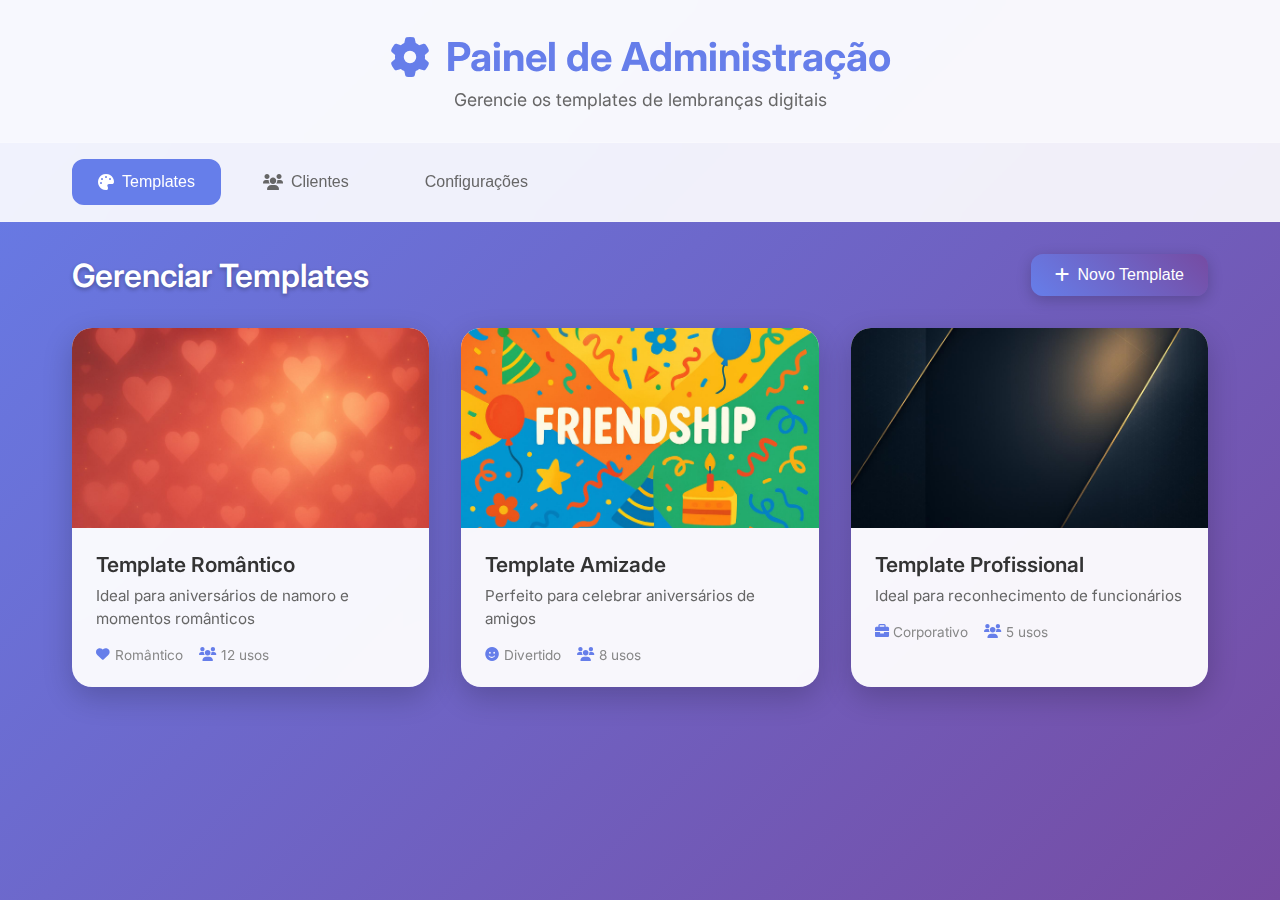
<file: admin.html>
<!DOCTYPE html>
<html lang="pt-BR">
<head>
    <meta charset="UTF-8">
    <meta name="viewport" content="width=device-width, initial-scale=1.0">
    <title>Administração - Memória Digital</title>
    <link rel="stylesheet" href="css/admin.css">
    <link href="https://fonts.googleapis.com/css2?family=Inter:wght@300;400;500;600;700&display=swap" rel="stylesheet">
    <link rel="stylesheet" href="https://cdnjs.cloudflare.com/ajax/libs/font-awesome/6.0.0/css/all.min.css">
</head>
<body>
    <div class="admin-container">
        <!-- Header -->
        <header class="admin-header">
            <div class="header-content">
                <h1 class="admin-title">
                    <i class="fas fa-cog"></i>
                    Painel de Administração
                </h1>
                <p class="admin-subtitle">Gerencie os templates de lembranças digitais</p>
            </div>
        </header>

        <!-- Navigation -->
        <nav class="admin-nav">
            <div class="nav-content">
                <button class="nav-btn active" data-section="templates">
                    <i class="fas fa-palette"></i>
                    Templates
                </button>
                <button class="nav-btn" data-section="clients">
                    <i class="fas fa-users"></i>
                    Clientes
                </button>
                <button class="nav-btn" data-section="settings">
                    <i class="fas fa-settings"></i>
                    Configurações
                </button>
            </div>
        </nav>

        <!-- Main Content -->
        <main class="admin-main">
            <!-- Templates Section -->
            <section id="templates-section" class="admin-section active">
                <div class="section-header">
                    <h2 class="section-title">Gerenciar Templates</h2>
                    <button class="btn-primary" id="createTemplate">
                        <i class="fas fa-plus"></i>
                        Novo Template
                    </button>
                </div>

                <div class="templates-grid">
                    <!-- Template Romântico -->
                    <div class="template-card" data-template="romantico">
                        <div class="template-preview">
                            <img src="templates/romantico/bg-romantic.jpg" alt="Template Romântico" class="template-img">
                            <div class="template-overlay">
                                <button class="btn-edit" data-template="romantico">
                                    <i class="fas fa-edit"></i>
                                    Editar
                                </button>
                                <button class="btn-preview" data-template="romantico">
                                    <i class="fas fa-eye"></i>
                                    Visualizar
                                </button>
                            </div>
                        </div>
                        <div class="template-info">
                            <h3 class="template-name">Template Romântico</h3>
                            <p class="template-desc">Ideal para aniversários de namoro e momentos românticos</p>
                            <div class="template-stats">
                                <span class="stat">
                                    <i class="fas fa-heart"></i>
                                    Romântico
                                </span>
                                <span class="stat">
                                    <i class="fas fa-users"></i>
                                    12 usos
                                </span>
                            </div>
                        </div>
                    </div>

                    <!-- Template Amizade -->
                    <div class="template-card" data-template="amizade">
                        <div class="template-preview">
                            <img src="templates/amizade/bg-friendship.jpg" alt="Template Amizade" class="template-img">
                            <div class="template-overlay">
                                <button class="btn-edit" data-template="amizade">
                                    <i class="fas fa-edit"></i>
                                    Editar
                                </button>
                                <button class="btn-preview" data-template="amizade">
                                    <i class="fas fa-eye"></i>
                                    Visualizar
                                </button>
                            </div>
                        </div>
                        <div class="template-info">
                            <h3 class="template-name">Template Amizade</h3>
                            <p class="template-desc">Perfeito para celebrar aniversários de amigos</p>
                            <div class="template-stats">
                                <span class="stat">
                                    <i class="fas fa-smile"></i>
                                    Divertido
                                </span>
                                <span class="stat">
                                    <i class="fas fa-users"></i>
                                    8 usos
                                </span>
                            </div>
                        </div>
                    </div>

                    <!-- Template Profissional -->
                    <div class="template-card" data-template="profissional">
                        <div class="template-preview">
                            <img src="templates/profissional/bg-professional.jpg" alt="Template Profissional" class="template-img">
                            <div class="template-overlay">
                                <button class="btn-edit" data-template="profissional">
                                    <i class="fas fa-edit"></i>
                                    Editar
                                </button>
                                <button class="btn-preview" data-template="profissional">
                                    <i class="fas fa-eye"></i>
                                    Visualizar
                                </button>
                            </div>
                        </div>
                        <div class="template-info">
                            <h3 class="template-name">Template Profissional</h3>
                            <p class="template-desc">Ideal para reconhecimento de funcionários</p>
                            <div class="template-stats">
                                <span class="stat">
                                    <i class="fas fa-briefcase"></i>
                                    Corporativo
                                </span>
                                <span class="stat">
                                    <i class="fas fa-users"></i>
                                    5 usos
                                </span>
                            </div>
                        </div>
                    </div>
                </div>
            </section>

            <!-- Clients Section -->
            <section id="clients-section" class="admin-section">
                <div class="section-header">
                    <h2 class="section-title">Gerenciar Clientes</h2>
                    <button class="btn-primary" id="addClient">
                        <i class="fas fa-user-plus"></i>
                        Novo Cliente
                    </button>
                </div>

                <div class="clients-table">
                    <table class="data-table">
                        <thead>
                            <tr>
                                <th>Nome</th>
                                <th>Email</th>
                                <th>Template</th>
                                <th>Status</th>
                                <th>Ações</th>
                            </tr>
                        </thead>
                        <tbody id="clientsTableBody">
                            <tr>
                                <td>João Silva</td>
                                <td>joao@email.com</td>
                                <td>Romântico</td>
                                <td><span class="status active">Ativo</span></td>
                                <td>
                                    <button class="btn-icon" title="Editar">
                                        <i class="fas fa-edit"></i>
                                    </button>
                                    <button class="btn-icon" title="Visualizar">
                                        <i class="fas fa-eye"></i>
                                    </button>
                                    <button class="btn-icon danger" title="Excluir">
                                        <i class="fas fa-trash"></i>
                                    </button>
                                </td>
                            </tr>
                            <tr>
                                <td>Maria Santos</td>
                                <td>maria@email.com</td>
                                <td>Amizade</td>
                                <td><span class="status pending">Pendente</span></td>
                                <td>
                                    <button class="btn-icon" title="Editar">
                                        <i class="fas fa-edit"></i>
                                    </button>
                                    <button class="btn-icon" title="Visualizar">
                                        <i class="fas fa-eye"></i>
                                    </button>
                                    <button class="btn-icon danger" title="Excluir">
                                        <i class="fas fa-trash"></i>
                                    </button>
                                </td>
                            </tr>
                        </tbody>
                    </table>
                </div>
            </section>

            <!-- Settings Section -->
            <section id="settings-section" class="admin-section">
                <div class="section-header">
                    <h2 class="section-title">Configurações do Sistema</h2>
                </div>

                <div class="settings-grid">
                    <div class="setting-card">
                        <h3 class="setting-title">
                            <i class="fas fa-palette"></i>
                            Aparência
                        </h3>
                        <div class="setting-content">
                            <label class="setting-label">
                                Tema do Sistema
                                <select class="setting-input">
                                    <option value="light">Claro</option>
                                    <option value="dark">Escuro</option>
                                    <option value="auto">Automático</option>
                                </select>
                            </label>
                        </div>
                    </div>

                    <div class="setting-card">
                        <h3 class="setting-title">
                            <i class="fas fa-envelope"></i>
                            Notificações
                        </h3>
                        <div class="setting-content">
                            <label class="setting-checkbox">
                                <input type="checkbox" checked>
                                <span class="checkmark"></span>
                                Email de novos clientes
                            </label>
                            <label class="setting-checkbox">
                                <input type="checkbox" checked>
                                <span class="checkmark"></span>
                                Relatórios semanais
                            </label>
                        </div>
                    </div>

                    <div class="setting-card">
                        <h3 class="setting-title">
                            <i class="fas fa-shield-alt"></i>
                            Segurança
                        </h3>
                        <div class="setting-content">
                            <button class="btn-secondary">
                                <i class="fas fa-key"></i>
                                Alterar Senha
                            </button>
                            <button class="btn-secondary">
                                <i class="fas fa-download"></i>
                                Backup dos Dados
                            </button>
                        </div>
                    </div>
                </div>
            </section>
        </main>
    </div>

    <!-- Modal para edição de template -->
    <div id="templateModal" class="modal">
        <div class="modal-content">
            <div class="modal-header">
                <h3 class="modal-title">Editar Template</h3>
                <button class="modal-close" id="closeModal">
                    <i class="fas fa-times"></i>
                </button>
            </div>
            <div class="modal-body">
                <div class="form-group">
                    <label class="form-label">Nome do Template</label>
                    <input type="text" class="form-input" id="templateName" placeholder="Digite o nome do template">
                </div>
                <div class="form-group">
                    <label class="form-label">Descrição</label>
                    <textarea class="form-input" id="templateDesc" placeholder="Descreva o template"></textarea>
                </div>
                <div class="form-group">
                    <label class="form-label">Categoria</label>
                    <select class="form-input" id="templateCategory">
                        <option value="romantico">Romântico</option>
                        <option value="amizade">Amizade</option>
                        <option value="profissional">Profissional</option>
                    </select>
                </div>
            </div>
            <div class="modal-footer">
                <button class="btn-secondary" id="cancelEdit">Cancelar</button>
                <button class="btn-primary" id="saveTemplate">Salvar Alterações</button>
            </div>
        </div>
    </div>

    <!-- Modal para novo cliente -->
    <div id="clientModal" class="modal">
        <div class="modal-content">
            <div class="modal-header">
                <h3 class="modal-title">Novo Cliente</h3>
                <button class="modal-close" id="closeClientModal">
                    <i class="fas fa-times"></i>
                </button>
            </div>
            <div class="modal-body">
                <div class="form-group">
                    <label class="form-label">Nome Completo</label>
                    <input type="text" class="form-input" id="clientName" placeholder="Digite o nome do cliente">
                </div>
                <div class="form-group">
                    <label class="form-label">Email</label>
                    <input type="email" class="form-input" id="clientEmail" placeholder="Digite o email do cliente">
                </div>
                <div class="form-group">
                    <label class="form-label">Template</label>
                    <select class="form-input" id="clientTemplate">
                        <option value="romantico">Template Romântico</option>
                        <option value="amizade">Template Amizade</option>
                        <option value="profissional">Template Profissional</option>
                    </select>
                </div>
                <div class="form-group">
                    <label class="form-label">Observações</label>
                    <textarea class="form-input" id="clientNotes" placeholder="Observações sobre o cliente"></textarea>
                </div>
            </div>
            <div class="modal-footer">
                <button class="btn-secondary" id="cancelClient">Cancelar</button>
                <button class="btn-primary" id="saveClient">Criar Cliente</button>
            </div>
        </div>
    </div>

    <script src="js/admin.js"></script>
</body>
</html>
</file>
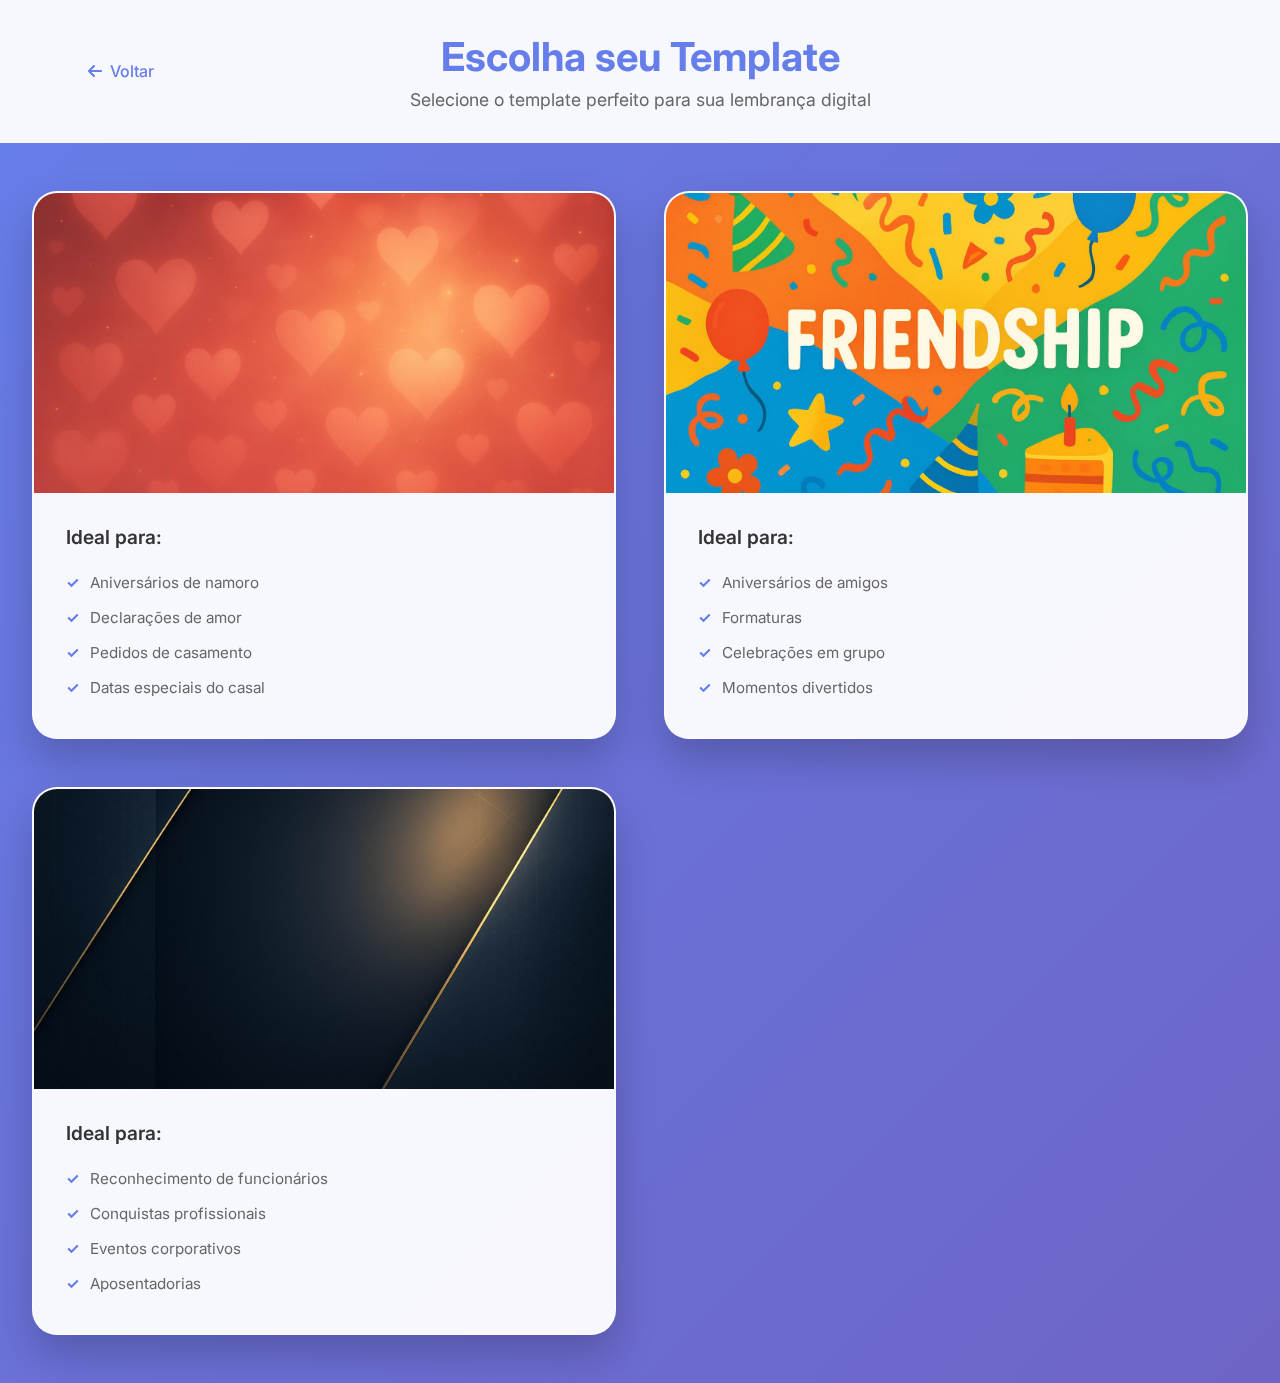
<file: template-selector.html>
<!DOCTYPE html>
<html lang="pt-BR">
<head>
    <meta charset="UTF-8">
    <meta name="viewport" content="width=device-width, initial-scale=1.0">
    <title>Escolha seu Template - Memória Digital</title>
    <link rel="stylesheet" href="css/template-selector.css">
    <link href="https://fonts.googleapis.com/css2?family=Inter:wght@300;400;500;600;700&display=swap" rel="stylesheet">
    <link rel="stylesheet" href="https://cdnjs.cloudflare.com/ajax/libs/font-awesome/6.0.0/css/all.min.css">
</head>
<body>
    <div class="selector-container">
        <!-- Header -->
        <header class="selector-header">
            <div class="header-content">
                <a href="index.html" class="back-link">
                    <i class="fas fa-arrow-left"></i>
                    Voltar
                </a>
                <h1 class="selector-title">Escolha seu Template</h1>
                <p class="selector-subtitle">Selecione o template perfeito para sua lembrança digital</p>
            </div>
        </header>

        <!-- Templates Grid -->
        <main class="templates-container">
            <div class="templates-grid">
                <!-- Template Romântico -->
                <div class="template-option" data-template="romantico">
                    <div class="template-preview">
                        <img src="templates/romantico/bg-romantic.jpg" alt="Template Romântico" class="template-bg">
                        <div class="template-overlay">
                            <div class="template-content">
                                <h2 class="template-title">Template Romântico</h2>
                                <p class="template-description">
                                    Perfeito para aniversários de namoro, declarações de amor e momentos especiais a dois.
                                    Com cores suaves e elementos românticos.
                                </p>
                                <div class="template-features">
                                    <span class="feature">
                                        <i class="fas fa-heart"></i>
                                        Romântico
                                    </span>
                                    <span class="feature">
                                        <i class="fas fa-images"></i>
                                        Galeria de fotos
                                    </span>
                                    <span class="feature">
                                        <i class="fas fa-music"></i>
                                        Música de fundo
                                    </span>
                                </div>
                                <button class="select-template-btn" data-template="romantico">
                                    <i class="fas fa-check"></i>
                                    Escolher Template
                                </button>
                            </div>
                        </div>
                    </div>
                    <div class="template-info">
                        <h3 class="info-title">Ideal para:</h3>
                        <ul class="info-list">
                            <li>Aniversários de namoro</li>
                            <li>Declarações de amor</li>
                            <li>Pedidos de casamento</li>
                            <li>Datas especiais do casal</li>
                        </ul>
                    </div>
                </div>

                <!-- Template Amizade -->
                <div class="template-option" data-template="amizade">
                    <div class="template-preview">
                        <img src="templates/amizade/bg-friendship.jpg" alt="Template Amizade" class="template-bg">
                        <div class="template-overlay">
                            <div class="template-content">
                                <h2 class="template-title">Template Amizade</h2>
                                <p class="template-description">
                                    Ideal para celebrar aniversários de amigos, formaturas e momentos divertidos.
                                    Com cores vibrantes e elementos festivos.
                                </p>
                                <div class="template-features">
                                    <span class="feature">
                                        <i class="fas fa-smile"></i>
                                        Divertido
                                    </span>
                                    <span class="feature">
                                        <i class="fas fa-images"></i>
                                        Galeria de fotos
                                    </span>
                                    <span class="feature">
                                        <i class="fas fa-star"></i>
                                        Animações
                                    </span>
                                </div>
                                <button class="select-template-btn" data-template="amizade">
                                    <i class="fas fa-check"></i>
                                    Escolher Template
                                </button>
                            </div>
                        </div>
                    </div>
                    <div class="template-info">
                        <h3 class="info-title">Ideal para:</h3>
                        <ul class="info-list">
                            <li>Aniversários de amigos</li>
                            <li>Formaturas</li>
                            <li>Celebrações em grupo</li>
                            <li>Momentos divertidos</li>
                        </ul>
                    </div>
                </div>

                <!-- Template Profissional -->
                <div class="template-option" data-template="profissional">
                    <div class="template-preview">
                        <img src="templates/profissional/bg-professional.jpg" alt="Template Profissional" class="template-bg">
                        <div class="template-overlay">
                            <div class="template-content">
                                <h2 class="template-title">Template Profissional</h2>
                                <p class="template-description">
                                    Perfeito para reconhecimento de funcionários, conquistas profissionais e eventos corporativos.
                                    Com design elegante e sofisticado.
                                </p>
                                <div class="template-features">
                                    <span class="feature">
                                        <i class="fas fa-briefcase"></i>
                                        Corporativo
                                    </span>
                                    <span class="feature">
                                        <i class="fas fa-award"></i>
                                        Conquistas
                                    </span>
                                    <span class="feature">
                                        <i class="fas fa-chart-line"></i>
                                        Estatísticas
                                    </span>
                                </div>
                                <button class="select-template-btn" data-template="profissional">
                                    <i class="fas fa-check"></i>
                                    Escolher Template
                                </button>
                            </div>
                        </div>
                    </div>
                    <div class="template-info">
                        <h3 class="info-title">Ideal para:</h3>
                        <ul class="info-list">
                            <li>Reconhecimento de funcionários</li>
                            <li>Conquistas profissionais</li>
                            <li>Eventos corporativos</li>
                            <li>Aposentadorias</li>
                        </ul>
                    </div>
                </div>
            </div>
        </main>

        <!-- Preview Modal -->
        <div id="previewModal" class="modal">
            <div class="modal-content">
                <div class="modal-header">
                    <h3 class="modal-title">Visualizar Template</h3>
                    <button class="modal-close" id="closePreview">
                        <i class="fas fa-times"></i>
                    </button>
                </div>
                <div class="modal-body">
                    <iframe id="templatePreview" src="" frameborder="0"></iframe>
                </div>
                <div class="modal-footer">
                    <button class="btn-secondary" id="closePreviewBtn">Fechar</button>
                    <button class="btn-primary" id="selectFromPreview">Escolher Este Template</button>
                </div>
            </div>
        </div>

        <!-- Contact Form Modal -->
        <div id="contactModal" class="modal">
            <div class="modal-content">
                <div class="modal-header">
                    <h3 class="modal-title">Solicitar Lembrança Digital</h3>
                    <button class="modal-close" id="closeContact">
                        <i class="fas fa-times"></i>
                    </button>
                </div>
                <div class="modal-body">
                    <form id="contactForm" class="contact-form">
                        <div class="form-group">
                            <label class="form-label">Nome Completo *</label>
                            <input type="text" class="form-input" id="clientName" required>
                        </div>
                        <div class="form-group">
                            <label class="form-label">Email *</label>
                            <input type="email" class="form-input" id="clientEmail" required>
                        </div>
                        <div class="form-group">
                            <label class="form-label">Telefone</label>
                            <input type="tel" class="form-input" id="clientPhone">
                        </div>
                        <div class="form-group">
                            <label class="form-label">Template Escolhido</label>
                            <input type="text" class="form-input" id="selectedTemplate" readonly>
                        </div>
                        <div class="form-group">
                            <label class="form-label">Ocasião/Evento</label>
                            <input type="text" class="form-input" id="eventType" placeholder="Ex: Aniversário de namoro, Aniversário de amigo...">
                        </div>
                        <div class="form-group">
                            <label class="form-label">Mensagem/Observações</label>
                            <textarea class="form-input" id="clientMessage" rows="4" placeholder="Conte-nos mais sobre sua lembrança digital..."></textarea>
                        </div>
                        <div class="form-group">
                            <label class="form-checkbox">
                                <input type="checkbox" id="agreeTerms" required>
                                <span class="checkmark"></span>
                                Concordo com os termos de uso e política de privacidade
                            </label>
                        </div>
                    </form>
                </div>
                <div class="modal-footer">
                    <button class="btn-secondary" id="cancelContact">Cancelar</button>
                    <button class="btn-primary" id="submitContact">Enviar Solicitação</button>
                </div>
            </div>
        </div>
    </div>

    <script src="js/template-selector.js"></script>
</body>
</html>
</file>
<file: css/admin.css>
/* Reset e Base */
* {
    margin: 0;
    padding: 0;
    box-sizing: border-box;
}

body {
    font-family: 'Inter', sans-serif;
    background: linear-gradient(135deg, #667eea 0%, #764ba2 100%);
    min-height: 100vh;
    color: #333;
}

/* Container Principal */
.admin-container {
    min-height: 100vh;
    display: flex;
    flex-direction: column;
}

/* Header */
.admin-header {
    background: rgba(255, 255, 255, 0.95);
    backdrop-filter: blur(10px);
    border-bottom: 1px solid rgba(255, 255, 255, 0.2);
    padding: 2rem 0;
}

.header-content {
    max-width: 1200px;
    margin: 0 auto;
    padding: 0 2rem;
    text-align: center;
}

.admin-title {
    font-size: 2.5rem;
    font-weight: 700;
    color: #667eea;
    margin-bottom: 0.5rem;
    display: flex;
    align-items: center;
    justify-content: center;
    gap: 1rem;
}

.admin-subtitle {
    font-size: 1.1rem;
    color: #666;
    font-weight: 400;
}

/* Navigation */
.admin-nav {
    background: rgba(255, 255, 255, 0.9);
    backdrop-filter: blur(10px);
    border-bottom: 1px solid rgba(255, 255, 255, 0.2);
    padding: 1rem 0;
}

.nav-content {
    max-width: 1200px;
    margin: 0 auto;
    padding: 0 2rem;
    display: flex;
    gap: 1rem;
}

.nav-btn {
    background: transparent;
    border: 2px solid transparent;
    padding: 0.75rem 1.5rem;
    border-radius: 12px;
    font-size: 1rem;
    font-weight: 500;
    color: #666;
    cursor: pointer;
    transition: all 0.3s ease;
    display: flex;
    align-items: center;
    gap: 0.5rem;
}

.nav-btn:hover {
    background: rgba(102, 126, 234, 0.1);
    color: #667eea;
}

.nav-btn.active {
    background: #667eea;
    color: white;
    border-color: #667eea;
}

/* Main Content */
.admin-main {
    flex: 1;
    max-width: 1200px;
    margin: 0 auto;
    padding: 2rem;
    width: 100%;
}

/* Sections */
.admin-section {
    display: none;
}

.admin-section.active {
    display: block;
}

.section-header {
    display: flex;
    justify-content: space-between;
    align-items: center;
    margin-bottom: 2rem;
}

.section-title {
    font-size: 2rem;
    font-weight: 600;
    color: white;
    text-shadow: 0 2px 4px rgba(0, 0, 0, 0.3);
}

/* Buttons */
.btn-primary {
    background: linear-gradient(45deg, #667eea, #764ba2);
    color: white;
    border: none;
    padding: 0.75rem 1.5rem;
    border-radius: 12px;
    font-size: 1rem;
    font-weight: 500;
    cursor: pointer;
    transition: all 0.3s ease;
    display: flex;
    align-items: center;
    gap: 0.5rem;
    box-shadow: 0 4px 15px rgba(0, 0, 0, 0.2);
}

.btn-primary:hover {
    transform: translateY(-2px);
    box-shadow: 0 6px 20px rgba(0, 0, 0, 0.3);
}

.btn-secondary {
    background: rgba(255, 255, 255, 0.9);
    color: #667eea;
    border: 2px solid #667eea;
    padding: 0.75rem 1.5rem;
    border-radius: 12px;
    font-size: 1rem;
    font-weight: 500;
    cursor: pointer;
    transition: all 0.3s ease;
    display: flex;
    align-items: center;
    gap: 0.5rem;
}

.btn-secondary:hover {
    background: #667eea;
    color: white;
}

.btn-icon {
    background: transparent;
    border: none;
    padding: 0.5rem;
    border-radius: 8px;
    cursor: pointer;
    transition: all 0.3s ease;
    color: #666;
}

.btn-icon:hover {
    background: rgba(102, 126, 234, 0.1);
    color: #667eea;
}

.btn-icon.danger:hover {
    background: rgba(239, 68, 68, 0.1);
    color: #ef4444;
}

/* Templates Grid */
.templates-grid {
    display: grid;
    grid-template-columns: repeat(auto-fit, minmax(350px, 1fr));
    gap: 2rem;
}

.template-card {
    background: rgba(255, 255, 255, 0.95);
    border-radius: 20px;
    overflow: hidden;
    box-shadow: 0 10px 30px rgba(0, 0, 0, 0.2);
    transition: transform 0.3s ease;
    backdrop-filter: blur(10px);
}

.template-card:hover {
    transform: translateY(-5px);
}

.template-preview {
    position: relative;
    height: 200px;
    overflow: hidden;
}

.template-img {
    width: 100%;
    height: 100%;
    object-fit: cover;
    transition: transform 0.3s ease;
}

.template-overlay {
    position: absolute;
    top: 0;
    left: 0;
    right: 0;
    bottom: 0;
    background: rgba(0, 0, 0, 0.7);
    display: flex;
    align-items: center;
    justify-content: center;
    gap: 1rem;
    opacity: 0;
    transition: opacity 0.3s ease;
}

.template-card:hover .template-overlay {
    opacity: 1;
}

.template-card:hover .template-img {
    transform: scale(1.1);
}

.btn-edit, .btn-preview {
    background: rgba(255, 255, 255, 0.9);
    color: #667eea;
    border: none;
    padding: 0.75rem 1rem;
    border-radius: 8px;
    font-size: 0.9rem;
    font-weight: 500;
    cursor: pointer;
    transition: all 0.3s ease;
    display: flex;
    align-items: center;
    gap: 0.5rem;
}

.btn-edit:hover, .btn-preview:hover {
    background: white;
    transform: scale(1.05);
}

.template-info {
    padding: 1.5rem;
}

.template-name {
    font-size: 1.3rem;
    font-weight: 600;
    color: #333;
    margin-bottom: 0.5rem;
}

.template-desc {
    color: #666;
    font-size: 0.95rem;
    line-height: 1.5;
    margin-bottom: 1rem;
}

.template-stats {
    display: flex;
    gap: 1rem;
}

.stat {
    display: flex;
    align-items: center;
    gap: 0.3rem;
    font-size: 0.85rem;
    color: #888;
}

.stat i {
    color: #667eea;
}

/* Clients Table */
.clients-table {
    background: rgba(255, 255, 255, 0.95);
    border-radius: 20px;
    overflow: hidden;
    box-shadow: 0 10px 30px rgba(0, 0, 0, 0.2);
    backdrop-filter: blur(10px);
}

.data-table {
    width: 100%;
    border-collapse: collapse;
}

.data-table th {
    background: #667eea;
    color: white;
    padding: 1rem;
    text-align: left;
    font-weight: 600;
    font-size: 0.9rem;
}

.data-table td {
    padding: 1rem;
    border-bottom: 1px solid #eee;
    font-size: 0.9rem;
}

.data-table tr:hover {
    background: rgba(102, 126, 234, 0.05);
}

.status {
    padding: 0.3rem 0.8rem;
    border-radius: 20px;
    font-size: 0.8rem;
    font-weight: 500;
}

.status.active {
    background: rgba(34, 197, 94, 0.1);
    color: #22c55e;
}

.status.pending {
    background: rgba(251, 191, 36, 0.1);
    color: #fbbf24;
}

/* Settings Grid */
.settings-grid {
    display: grid;
    grid-template-columns: repeat(auto-fit, minmax(300px, 1fr));
    gap: 2rem;
}

.setting-card {
    background: rgba(255, 255, 255, 0.95);
    border-radius: 20px;
    padding: 2rem;
    box-shadow: 0 10px 30px rgba(0, 0, 0, 0.2);
    backdrop-filter: blur(10px);
}

.setting-title {
    font-size: 1.2rem;
    font-weight: 600;
    color: #333;
    margin-bottom: 1.5rem;
    display: flex;
    align-items: center;
    gap: 0.5rem;
}

.setting-title i {
    color: #667eea;
}

.setting-content {
    display: flex;
    flex-direction: column;
    gap: 1rem;
}

.setting-label {
    font-size: 0.9rem;
    font-weight: 500;
    color: #666;
    display: flex;
    flex-direction: column;
    gap: 0.5rem;
}

.setting-input {
    padding: 0.75rem;
    border: 2px solid #e5e7eb;
    border-radius: 8px;
    font-size: 0.9rem;
    transition: border-color 0.3s ease;
}

.setting-input:focus {
    outline: none;
    border-color: #667eea;
}

.setting-checkbox {
    display: flex;
    align-items: center;
    gap: 0.75rem;
    font-size: 0.9rem;
    color: #666;
    cursor: pointer;
}

.setting-checkbox input {
    display: none;
}

.checkmark {
    width: 20px;
    height: 20px;
    border: 2px solid #e5e7eb;
    border-radius: 4px;
    position: relative;
    transition: all 0.3s ease;
}

.setting-checkbox input:checked + .checkmark {
    background: #667eea;
    border-color: #667eea;
}

.setting-checkbox input:checked + .checkmark::after {
    content: '✓';
    position: absolute;
    top: 50%;
    left: 50%;
    transform: translate(-50%, -50%);
    color: white;
    font-size: 12px;
    font-weight: bold;
}

/* Modal */
.modal {
    display: none;
    position: fixed;
    top: 0;
    left: 0;
    width: 100%;
    height: 100%;
    background: rgba(0, 0, 0, 0.7);
    z-index: 1000;
    backdrop-filter: blur(5px);
}

.modal.active {
    display: flex;
    align-items: center;
    justify-content: center;
}

.modal-content {
    background: white;
    border-radius: 20px;
    max-width: 500px;
    width: 90%;
    max-height: 90vh;
    overflow-y: auto;
    box-shadow: 0 20px 40px rgba(0, 0, 0, 0.3);
}

.modal-header {
    padding: 2rem 2rem 1rem;
    border-bottom: 1px solid #eee;
    display: flex;
    justify-content: space-between;
    align-items: center;
}

.modal-title {
    font-size: 1.5rem;
    font-weight: 600;
    color: #333;
}

.modal-close {
    background: none;
    border: none;
    font-size: 1.5rem;
    color: #666;
    cursor: pointer;
    padding: 0.5rem;
    border-radius: 8px;
    transition: all 0.3s ease;
}

.modal-close:hover {
    background: rgba(239, 68, 68, 0.1);
    color: #ef4444;
}

.modal-body {
    padding: 2rem;
}

.modal-footer {
    padding: 1rem 2rem 2rem;
    display: flex;
    gap: 1rem;
    justify-content: flex-end;
}

/* Form Elements */
.form-group {
    margin-bottom: 1.5rem;
}

.form-label {
    display: block;
    font-size: 0.9rem;
    font-weight: 500;
    color: #333;
    margin-bottom: 0.5rem;
}

.form-input {
    width: 100%;
    padding: 0.75rem;
    border: 2px solid #e5e7eb;
    border-radius: 8px;
    font-size: 1rem;
    transition: border-color 0.3s ease;
    font-family: inherit;
}

.form-input:focus {
    outline: none;
    border-color: #667eea;
}

textarea.form-input {
    resize: vertical;
    min-height: 100px;
}

/* Responsividade */
@media (max-width: 768px) {
    .admin-main {
        padding: 1rem;
    }
    
    .section-header {
        flex-direction: column;
        gap: 1rem;
        align-items: stretch;
    }
    
    .nav-content {
        flex-direction: column;
        gap: 0.5rem;
    }
    
    .templates-grid {
        grid-template-columns: 1fr;
    }
    
    .settings-grid {
        grid-template-columns: 1fr;
    }
    
    .admin-title {
        font-size: 2rem;
        flex-direction: column;
        gap: 0.5rem;
    }
    
    .data-table {
        font-size: 0.8rem;
    }
    
    .data-table th,
    .data-table td {
        padding: 0.5rem;
    }
    
    .modal-content {
        width: 95%;
    }
    
    .modal-header,
    .modal-body,
    .modal-footer {
        padding: 1rem;
    }
}

/* Animações */
@keyframes fadeIn {
    from {
        opacity: 0;
        transform: translateY(20px);
    }
    to {
        opacity: 1;
        transform: translateY(0);
    }
}

.admin-section.active {
    animation: fadeIn 0.5s ease;
}

.template-card,
.setting-card,
.clients-table {
    animation: fadeIn 0.5s ease;
}

/* Loading States */
.loading {
    opacity: 0.6;
    pointer-events: none;
}

.loading::after {
    content: '';
    position: absolute;
    top: 50%;
    left: 50%;
    width: 20px;
    height: 20px;
    border: 2px solid #667eea;
    border-top: 2px solid transparent;
    border-radius: 50%;
    animation: spin 1s linear infinite;
    transform: translate(-50%, -50%);
}

@keyframes spin {
    to {
        transform: translate(-50%, -50%) rotate(360deg);
    }
}
</file>
<file: css/template-selector.css>
/* Reset e Base */
* {
    margin: 0;
    padding: 0;
    box-sizing: border-box;
}

body {
    font-family: 'Inter', sans-serif;
    background: linear-gradient(135deg, #667eea 0%, #764ba2 50%, #667eea 100%);
    background-size: 400% 400%;
    animation: gradientShift 10s ease infinite;
    min-height: 100vh;
    color: #333;
}

/* Container Principal */
.selector-container {
    min-height: 100vh;
    display: flex;
    flex-direction: column;
}

/* Header */
.selector-header {
    background: rgba(255, 255, 255, 0.95);
    backdrop-filter: blur(10px);
    border-bottom: 1px solid rgba(255, 255, 255, 0.2);
    padding: 2rem 0;
    position: relative;
}

.header-content {
    max-width: 1200px;
    margin: 0 auto;
    padding: 0 2rem;
    text-align: center;
    position: relative;
}

.back-link {
    position: absolute;
    left: 2rem;
    top: 50%;
    transform: translateY(-50%);
    color: #667eea;
    text-decoration: none;
    font-weight: 500;
    display: flex;
    align-items: center;
    gap: 0.5rem;
    transition: all 0.3s ease;
    padding: 0.5rem 1rem;
    border-radius: 8px;
}

.back-link:hover {
    background: rgba(102, 126, 234, 0.1);
    transform: translateY(-50%) translateX(-5px);
}

.selector-title {
    font-size: 2.5rem;
    font-weight: 700;
    color: #667eea;
    margin-bottom: 0.5rem;
}

.selector-subtitle {
    font-size: 1.1rem;
    color: #666;
    font-weight: 400;
}

/* Templates Container */
.templates-container {
    flex: 1;
    max-width: 1400px;
    margin: 0 auto;
    padding: 3rem 2rem;
    width: 100%;
}

.templates-grid {
    display: grid;
    grid-template-columns: repeat(auto-fit, minmax(400px, 1fr));
    gap: 3rem;
}

/* Template Option */
.template-option {
    background: rgba(255, 255, 255, 0.95);
    border-radius: 25px;
    overflow: hidden;
    box-shadow: 0 20px 40px rgba(0, 0, 0, 0.2);
    transition: all 0.3s ease;
    backdrop-filter: blur(10px);
    border: 2px solid rgba(255, 255, 255, 0.3);
}

.template-option:hover {
    transform: translateY(-10px);
    box-shadow: 0 30px 60px rgba(0, 0, 0, 0.3);
}

/* Template Preview */
.template-preview {
    position: relative;
    height: 300px;
    overflow: hidden;
    cursor: pointer;
}

.template-bg {
    width: 100%;
    height: 100%;
    object-fit: cover;
    transition: transform 0.3s ease;
}

.template-overlay {
    position: absolute;
    top: 0;
    left: 0;
    right: 0;
    bottom: 0;
    background: linear-gradient(
        135deg,
        rgba(0, 0, 0, 0.7) 0%,
        rgba(0, 0, 0, 0.5) 50%,
        rgba(0, 0, 0, 0.7) 100%
    );
    display: flex;
    align-items: center;
    justify-content: center;
    opacity: 0;
    transition: all 0.3s ease;
    padding: 2rem;
}

.template-option:hover .template-overlay {
    opacity: 1;
}

.template-option:hover .template-bg {
    transform: scale(1.1);
}

.template-content {
    text-align: center;
    color: white;
    max-width: 100%;
}

.template-title {
    font-size: 1.8rem;
    font-weight: 700;
    margin-bottom: 1rem;
    text-shadow: 2px 2px 4px rgba(0, 0, 0, 0.5);
}

.template-description {
    font-size: 1rem;
    line-height: 1.6;
    margin-bottom: 1.5rem;
    opacity: 0.9;
}

.template-features {
    display: flex;
    justify-content: center;
    gap: 1rem;
    margin-bottom: 2rem;
    flex-wrap: wrap;
}

.feature {
    background: rgba(255, 255, 255, 0.2);
    padding: 0.5rem 1rem;
    border-radius: 20px;
    font-size: 0.85rem;
    font-weight: 500;
    display: flex;
    align-items: center;
    gap: 0.3rem;
    backdrop-filter: blur(10px);
    border: 1px solid rgba(255, 255, 255, 0.3);
}

.select-template-btn {
    background: linear-gradient(45deg, #667eea, #764ba2);
    color: white;
    border: none;
    padding: 1rem 2rem;
    border-radius: 25px;
    font-size: 1rem;
    font-weight: 600;
    cursor: pointer;
    transition: all 0.3s ease;
    display: flex;
    align-items: center;
    gap: 0.5rem;
    margin: 0 auto;
    box-shadow: 0 8px 25px rgba(0, 0, 0, 0.3);
}

.select-template-btn:hover {
    transform: translateY(-3px);
    box-shadow: 0 12px 35px rgba(0, 0, 0, 0.4);
}

/* Template Info */
.template-info {
    padding: 2rem;
}

.info-title {
    font-size: 1.2rem;
    font-weight: 600;
    color: #333;
    margin-bottom: 1rem;
}

.info-list {
    list-style: none;
    padding: 0;
}

.info-list li {
    padding: 0.5rem 0;
    color: #666;
    font-size: 0.95rem;
    position: relative;
    padding-left: 1.5rem;
}

.info-list li::before {
    content: '✓';
    position: absolute;
    left: 0;
    color: #667eea;
    font-weight: bold;
}

/* Modal */
.modal {
    display: none;
    position: fixed;
    top: 0;
    left: 0;
    width: 100%;
    height: 100%;
    background: rgba(0, 0, 0, 0.8);
    z-index: 1000;
    backdrop-filter: blur(5px);
}

.modal.active {
    display: flex;
    align-items: center;
    justify-content: center;
}

.modal-content {
    background: white;
    border-radius: 25px;
    max-width: 90vw;
    max-height: 90vh;
    overflow-y: auto;
    box-shadow: 0 25px 50px rgba(0, 0, 0, 0.3);
    position: relative;
}

/* Preview Modal específico */
#previewModal .modal-content {
    width: 90vw;
    height: 90vh;
}

#templatePreview {
    width: 100%;
    height: 70vh;
    border: none;
    border-radius: 0 0 25px 25px;
}

/* Contact Modal específico */
#contactModal .modal-content {
    width: 500px;
}

.modal-header {
    padding: 2rem 2rem 1rem;
    border-bottom: 1px solid #eee;
    display: flex;
    justify-content: space-between;
    align-items: center;
}

.modal-title {
    font-size: 1.5rem;
    font-weight: 600;
    color: #333;
}

.modal-close {
    background: none;
    border: none;
    font-size: 1.5rem;
    color: #666;
    cursor: pointer;
    padding: 0.5rem;
    border-radius: 8px;
    transition: all 0.3s ease;
}

.modal-close:hover {
    background: rgba(239, 68, 68, 0.1);
    color: #ef4444;
}

.modal-body {
    padding: 2rem;
}

.modal-footer {
    padding: 1rem 2rem 2rem;
    display: flex;
    gap: 1rem;
    justify-content: flex-end;
}

/* Form Elements */
.contact-form {
    display: flex;
    flex-direction: column;
    gap: 1.5rem;
}

.form-group {
    display: flex;
    flex-direction: column;
    gap: 0.5rem;
}

.form-label {
    font-size: 0.9rem;
    font-weight: 500;
    color: #333;
}

.form-input {
    padding: 0.75rem;
    border: 2px solid #e5e7eb;
    border-radius: 8px;
    font-size: 1rem;
    transition: border-color 0.3s ease;
    font-family: inherit;
}

.form-input:focus {
    outline: none;
    border-color: #667eea;
}

textarea.form-input {
    resize: vertical;
    min-height: 100px;
}

.form-checkbox {
    display: flex;
    align-items: center;
    gap: 0.75rem;
    font-size: 0.9rem;
    color: #666;
    cursor: pointer;
}

.form-checkbox input {
    display: none;
}

.checkmark {
    width: 20px;
    height: 20px;
    border: 2px solid #e5e7eb;
    border-radius: 4px;
    position: relative;
    transition: all 0.3s ease;
    flex-shrink: 0;
}

.form-checkbox input:checked + .checkmark {
    background: #667eea;
    border-color: #667eea;
}

.form-checkbox input:checked + .checkmark::after {
    content: '✓';
    position: absolute;
    top: 50%;
    left: 50%;
    transform: translate(-50%, -50%);
    color: white;
    font-size: 12px;
    font-weight: bold;
}

/* Buttons */
.btn-primary {
    background: linear-gradient(45deg, #667eea, #764ba2);
    color: white;
    border: none;
    padding: 0.75rem 1.5rem;
    border-radius: 12px;
    font-size: 1rem;
    font-weight: 500;
    cursor: pointer;
    transition: all 0.3s ease;
    display: flex;
    align-items: center;
    gap: 0.5rem;
    box-shadow: 0 4px 15px rgba(0, 0, 0, 0.2);
}

.btn-primary:hover {
    transform: translateY(-2px);
    box-shadow: 0 6px 20px rgba(0, 0, 0, 0.3);
}

.btn-secondary {
    background: rgba(255, 255, 255, 0.9);
    color: #667eea;
    border: 2px solid #667eea;
    padding: 0.75rem 1.5rem;
    border-radius: 12px;
    font-size: 1rem;
    font-weight: 500;
    cursor: pointer;
    transition: all 0.3s ease;
}

.btn-secondary:hover {
    background: #667eea;
    color: white;
}

/* Animações */
@keyframes gradientShift {
    0%, 100% { background-position: 0% 50%; }
    50% { background-position: 100% 50%; }
}

@keyframes fadeIn {
    from {
        opacity: 0;
        transform: translateY(30px);
    }
    to {
        opacity: 1;
        transform: translateY(0);
    }
}

.template-option {
    animation: fadeIn 0.6s ease forwards;
}

.template-option:nth-child(1) { animation-delay: 0.1s; }
.template-option:nth-child(2) { animation-delay: 0.2s; }
.template-option:nth-child(3) { animation-delay: 0.3s; }

/* Responsividade */
@media (max-width: 768px) {
    .templates-container {
        padding: 2rem 1rem;
    }
    
    .templates-grid {
        grid-template-columns: 1fr;
        gap: 2rem;
    }
    
    .selector-title {
        font-size: 2rem;
    }
    
    .back-link {
        position: static;
        transform: none;
        margin-bottom: 1rem;
        align-self: flex-start;
    }
    
    .header-content {
        text-align: left;
    }
    
    .template-preview {
        height: 250px;
    }
    
    .template-content {
        padding: 1rem;
    }
    
    .template-title {
        font-size: 1.5rem;
    }
    
    .template-description {
        font-size: 0.9rem;
    }
    
    .template-features {
        gap: 0.5rem;
    }
    
    .feature {
        font-size: 0.8rem;
        padding: 0.4rem 0.8rem;
    }
    
    .modal-content {
        width: 95% !important;
        margin: 1rem;
    }
    
    #contactModal .modal-content {
        width: 95% !important;
    }
    
    .modal-header,
    .modal-body,
    .modal-footer {
        padding: 1rem;
    }
    
    #templatePreview {
        height: 60vh;
    }
}

@media (max-width: 480px) {
    .selector-title {
        font-size: 1.8rem;
    }
    
    .template-info {
        padding: 1.5rem;
    }
    
    .template-features {
        flex-direction: column;
        align-items: center;
    }
    
    .select-template-btn {
        padding: 0.8rem 1.5rem;
        font-size: 0.9rem;
    }
}

/* Loading States */
.loading {
    opacity: 0.6;
    pointer-events: none;
}

.loading::after {
    content: '';
    position: absolute;
    top: 50%;
    left: 50%;
    width: 30px;
    height: 30px;
    border: 3px solid #667eea;
    border-top: 3px solid transparent;
    border-radius: 50%;
    animation: spin 1s linear infinite;
    transform: translate(-50%, -50%);
}

@keyframes spin {
    to {
        transform: translate(-50%, -50%) rotate(360deg);
    }
}

/* Success States */
.success-message {
    background: linear-gradient(45deg, #10b981, #059669);
    color: white;
    padding: 1rem 1.5rem;
    border-radius: 12px;
    text-align: center;
    font-weight: 500;
    margin: 1rem 0;
    box-shadow: 0 4px 15px rgba(16, 185, 129, 0.3);
}
</file>
